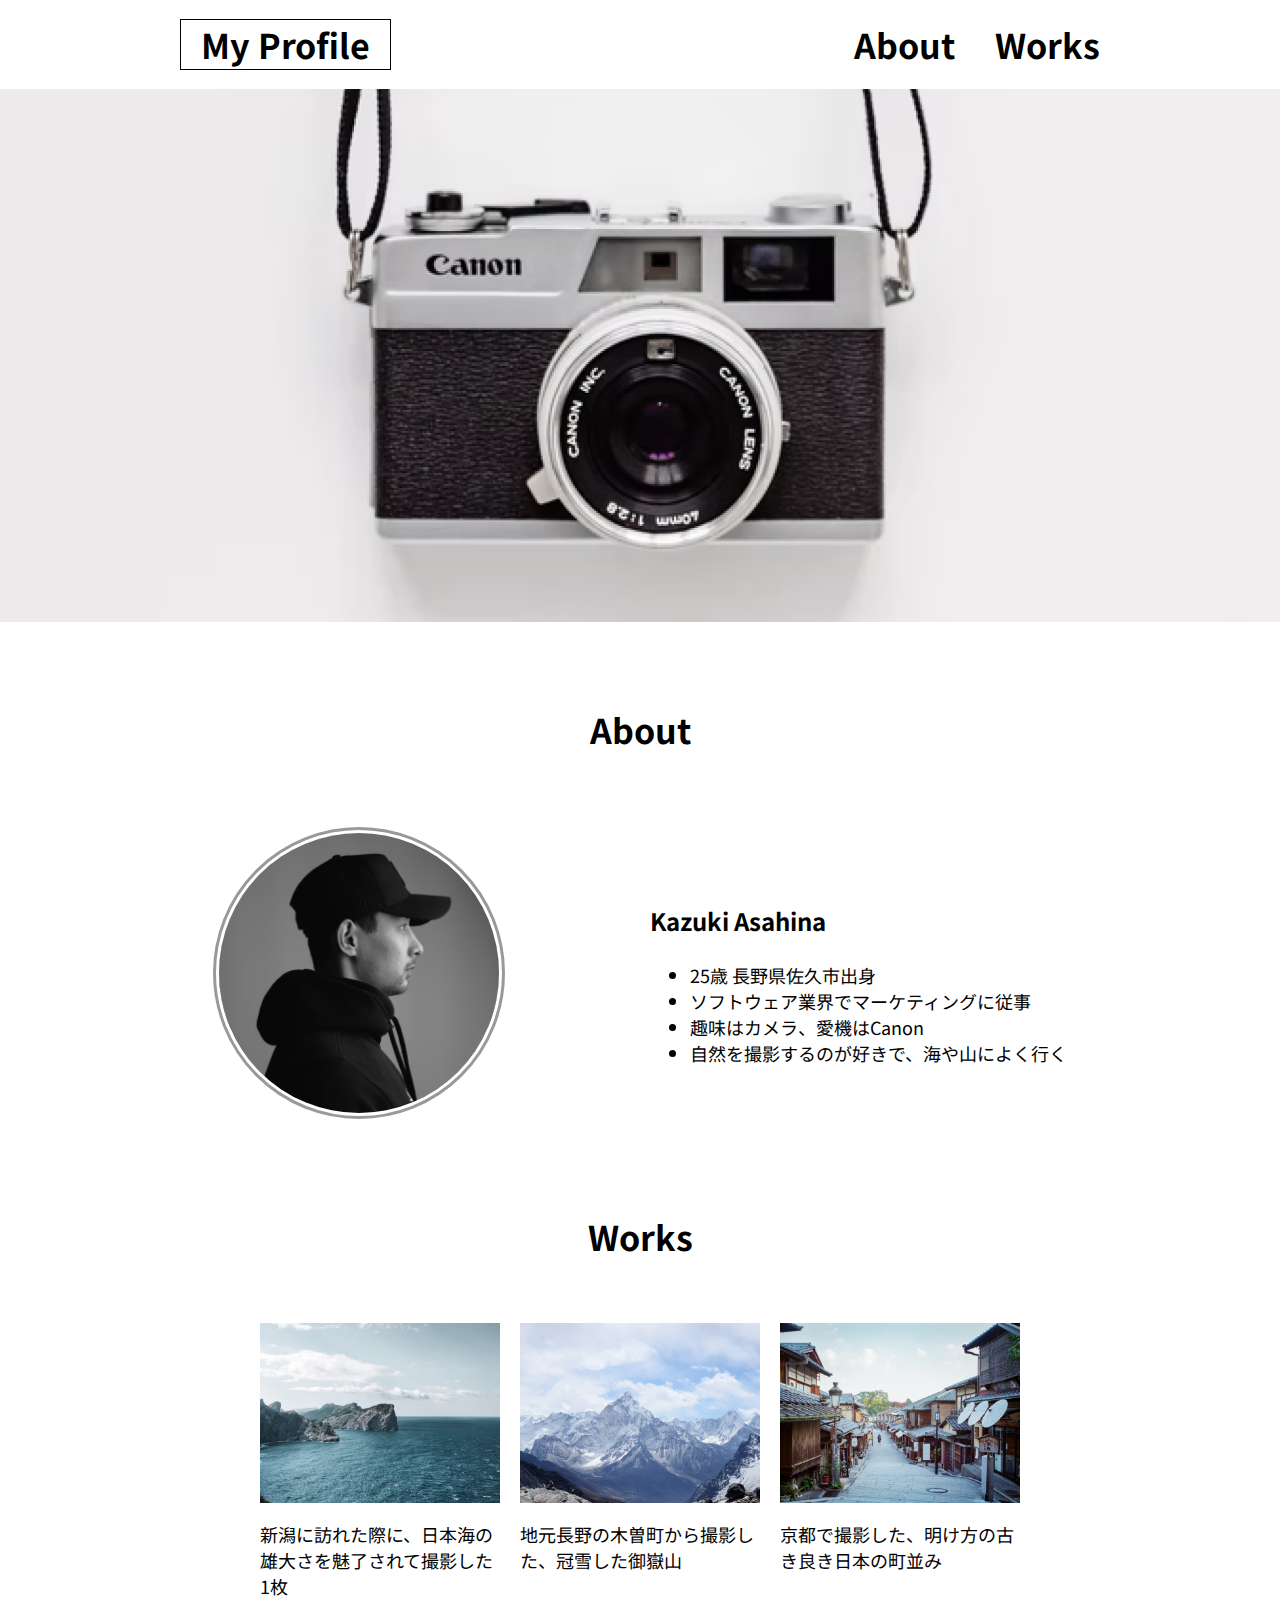
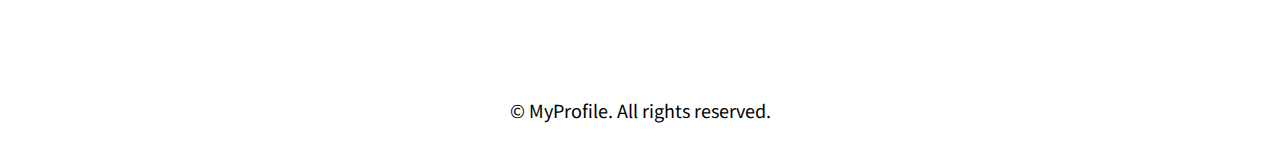
<file: HTML_CSS発展編_ソースコード/index.html>
<!DOCTYPE html>
<html>

<head>
  <meta charset="UTF-8">
  <meta http-equiv="X-UA-Compatible">
  <meta name="viewport" content="width=device-width, initial-scale=1.0">
  <meta name="description" content="Kazuki Asahinaの自己紹介と趣味のカメラで撮影した写真を掲載しているサイトです。" />
  <title>MyProfile</title>

  <link rel="stylesheet" href="css/style.css">

  <link rel="preconnect" href="https://fonts.googleapis.com">
  <link rel="preconnect" href="https://fonts.gstatic.com" crossorigin>
  <link href="https://fonts.googleapis.com/css2?family=Noto+Sans+JP&display=swap" rel="stylesheet">

</head>

<body>
  <!-- ナビゲーションメニュー -->
  <header>
    <nav>
      <div>
        <a href="#index.html" class="home">My Profile</a>
      </div>
      <div class="menu">
        <a href="#about">About</a>
        <a href="#works">Works</a>
      </div>
    </nav>
  </header>
  <main>
    <article>
      <!-- メイン画像 -->
      <div>
        <img src="image/main.png" alt="CanonのCamera" class="mainpic">
      </div>

      <!-- About -->
      <h1 id="about">About</h1>
      <section class="about">
        <img src="image/about.png" alt="Kazuki Asahina" class="circle">
        <div class="content">
          <p class="name">Kazuki Asahina</p>
          <ul>
            <li>25歳 長野県佐久市出身</li>
            <li>ソフトウェア業界でマーケティングに従事</li>
            <li>趣味はカメラ、愛機はCanon</li>
            <li>自然を撮影するのが好きで、海や山によく行く</li>
          </ul>
        </div>
      </section>

      <!-- Works -->
      <h1 id="works">Works</h1>
      <section class="works">
        <div class="item">
          <img src="image/works1.png" alt="日本海">
          <p>新潟に訪れた際に、日本海の雄大さを魅了されて撮影した1枚</p>
        </div>

        <!-- 左右に隙間を開けるために、"item_center"クラスを付与 -->
        <div class="item item_center">
          <img src="image/works2.png" alt="冠雪した御嶽山">
          <p>地元長野の木曽町から撮影した、冠雪した御嶽山</p>
        </div>

        <div class="item">
          <img src="image/works3.png" alt="京都の街並み">
          <p>京都で撮影した、明け方の古き良き日本の町並み</p>
        </div>
      </section>
    </article>
  </main>
  <!-- フッター -->
  <footer>
    <p>&copy; MyProfile. All rights reserved.</p>
  </footer>
</body>

</html>
</file>
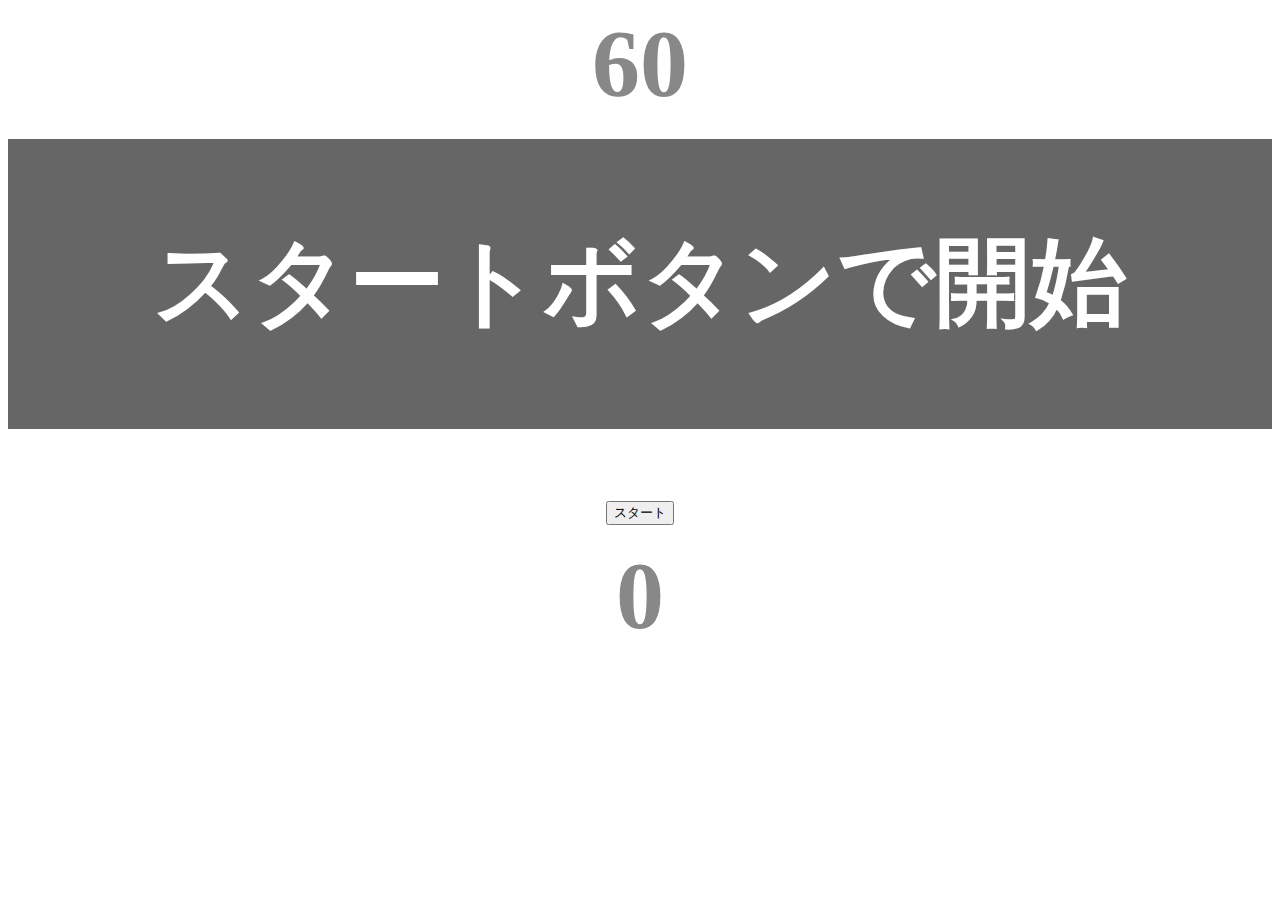
<file: kadai_001/index.html>
<!DOCTYPE html>
<html lang="ja">
  <head>
    <title>タイピングゲーム</title>
    <meta charset="UTF-8" />
    <meta name="viewport" content="width=device-width, initial-scale=1.0" />
    <meta name="description" content="【JavaScript応用編】簡易的なタイピングゲームです。">
    <link rel="stylesheet" href="style.css" />
  </head>
  <body>
    <p id="count" class="count">60</p>
    <div id="wrap" class="wrap">
      <span id="typed" class="typed"></span><span id="untyped"></span>
    </div>
    <button id="start">スタート</button>
    <div id="typedScore" class="count">0</div>
    <script type="text/javascript" src="main.js"></script>
  </body>
</html>
</file>
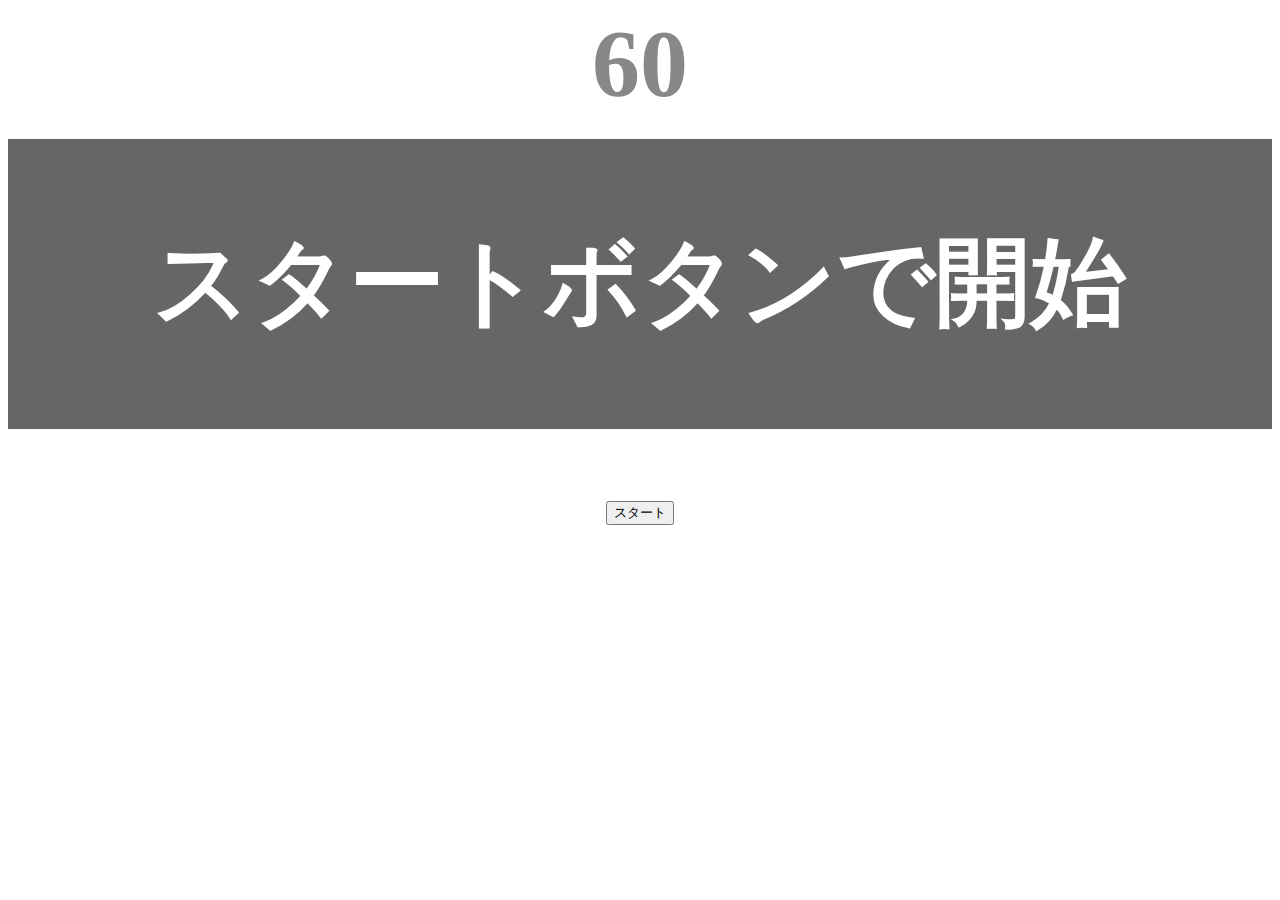
<file: kadai_002/index.html>
<!DOCTYPE html>
<html lang="ja">
  <head>
    <title>タイピングゲーム</title>
    <meta charset="UTF-8" />
    <meta name="viewport" content="width=device-width, initial-scale=1.0" />
    <meta name="description" content="【JavaScript応用編】簡易的なタイピングゲームです。">
    <link rel="stylesheet" href="style.css" />
  </head>
  <body>
    <p id="count" class="count">60</p>
    <div id="wrap" class="wrap">
      <span id="typed" class="typed"></span><span id="untyped"></span>
    </div>
    <button id="start">スタート</button>
    <div id="typedScore" class="count" style="display: none;">0</div>
    <script type="text/javascript" src="main.js"></script>
  </body>
</html>
</file>
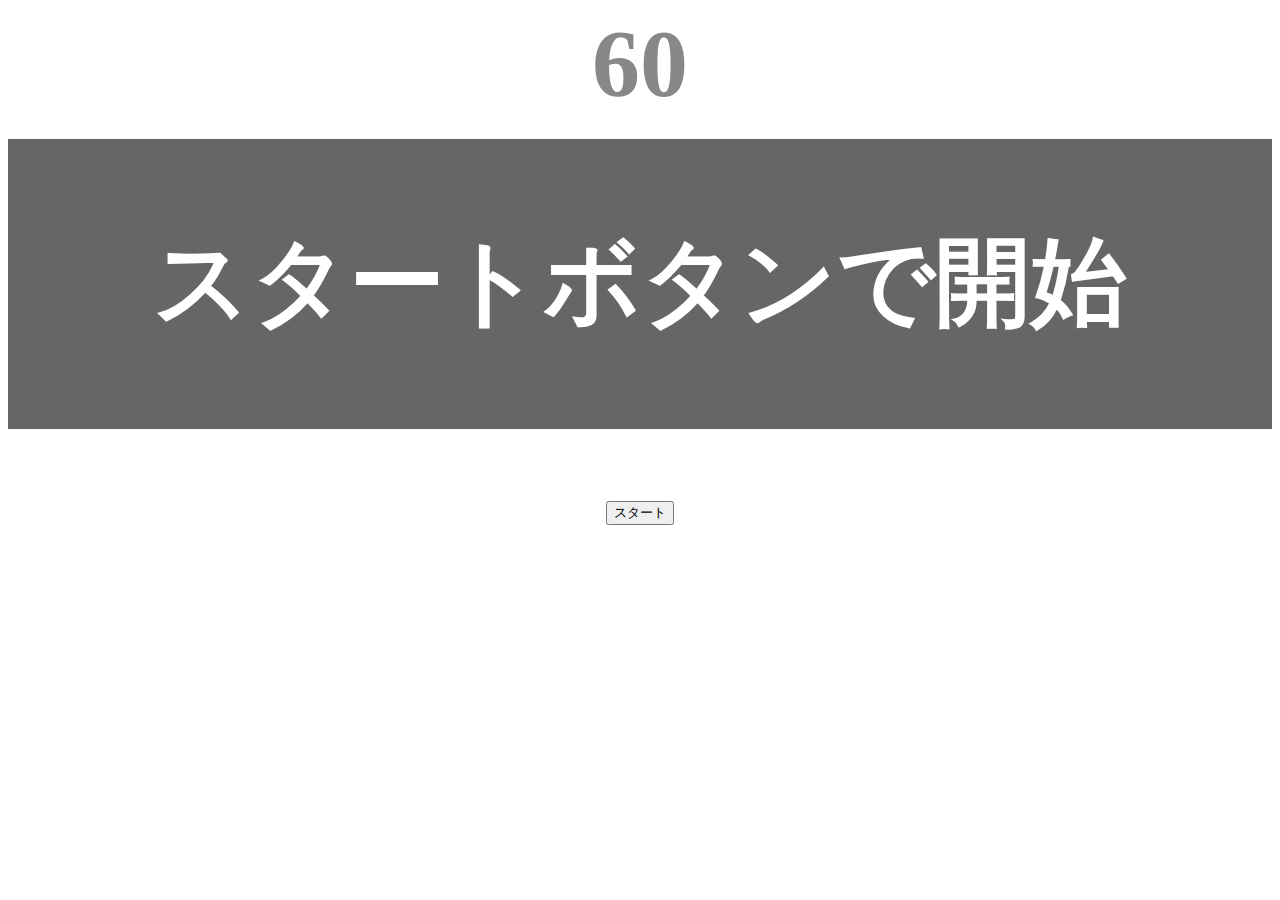
<file: kadai_tutorial_output/index.html>
<!DOCTYPE html>
<html lang="ja">
  <head>
    <title>タイピングゲーム</title>
    <meta charset="UTF-8" />
    <meta name="viewport" content="width=device-width, initial-scale=1.0" />
    <meta name="description" content="【JavaScript応用編】簡易的なタイピングゲームです。">
    <link rel="stylesheet" href="style.css" />
  </head>
  <body>
    <p id="count" class="count">60</p>
    <div id="wrap" class="wrap">
      <span id="typed" class="typed"></span><span id="untyped"></span>
    </div>
    <button id="start">スタート</button>
    <script type="text/javascript" src="main.js"></script>
  </body>
</html>
</file>
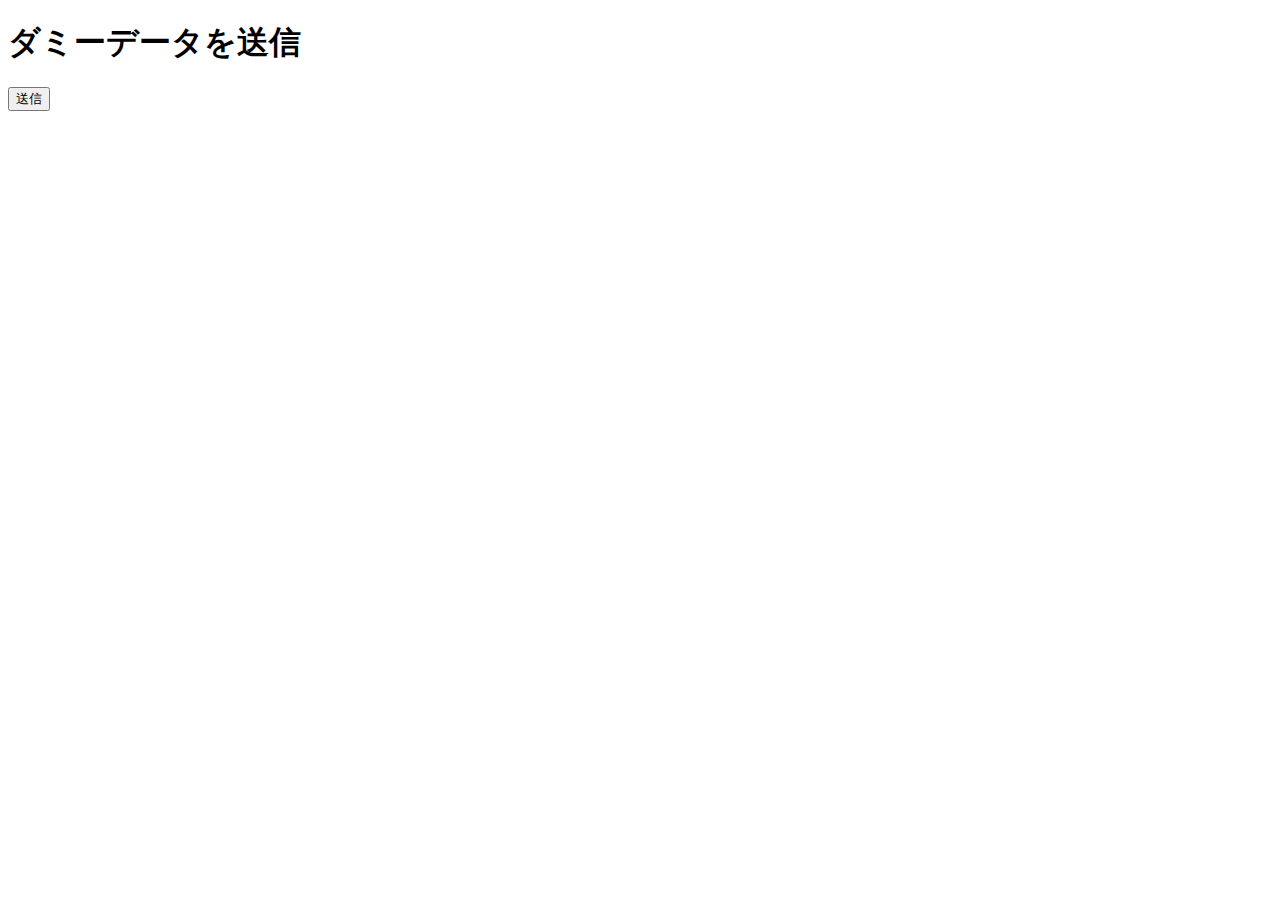
<file: ajax/ajax.html>
<!DOCTYPE html>
<html lang="ja">
  <head>
    <meta charset="UTF-8" />
    <title>Ajax</title>
  </head>

  <body>
    <h1>ダミーデータを送信</h1>
    <button id="ajax-btn">送信</button>
    <script src="js/ajax.js"></script>
  </body>
</html>
</file>
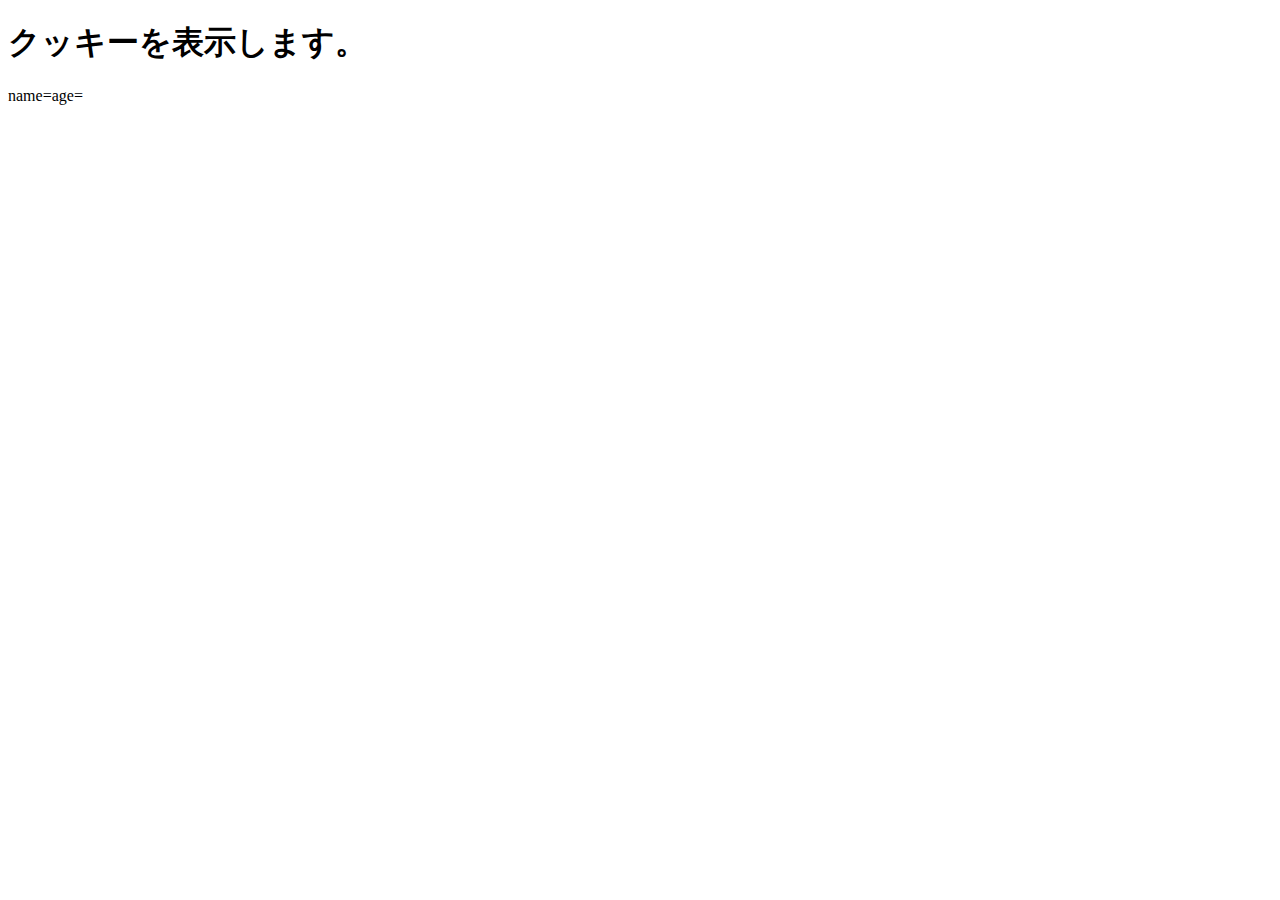
<file: javascript-basic/cookie.html>
<!DOCTYPE html>
<html lang="ja">

<head>
    <meta charset="UTF-8">
    <title>JavaScript基礎編</title>
</head>

<body>
    <h1>クッキーを表示します。</h1>
    <div id="output"></div>
    <script src="js/cookie.js"></script>
</body>
</html>
</file>
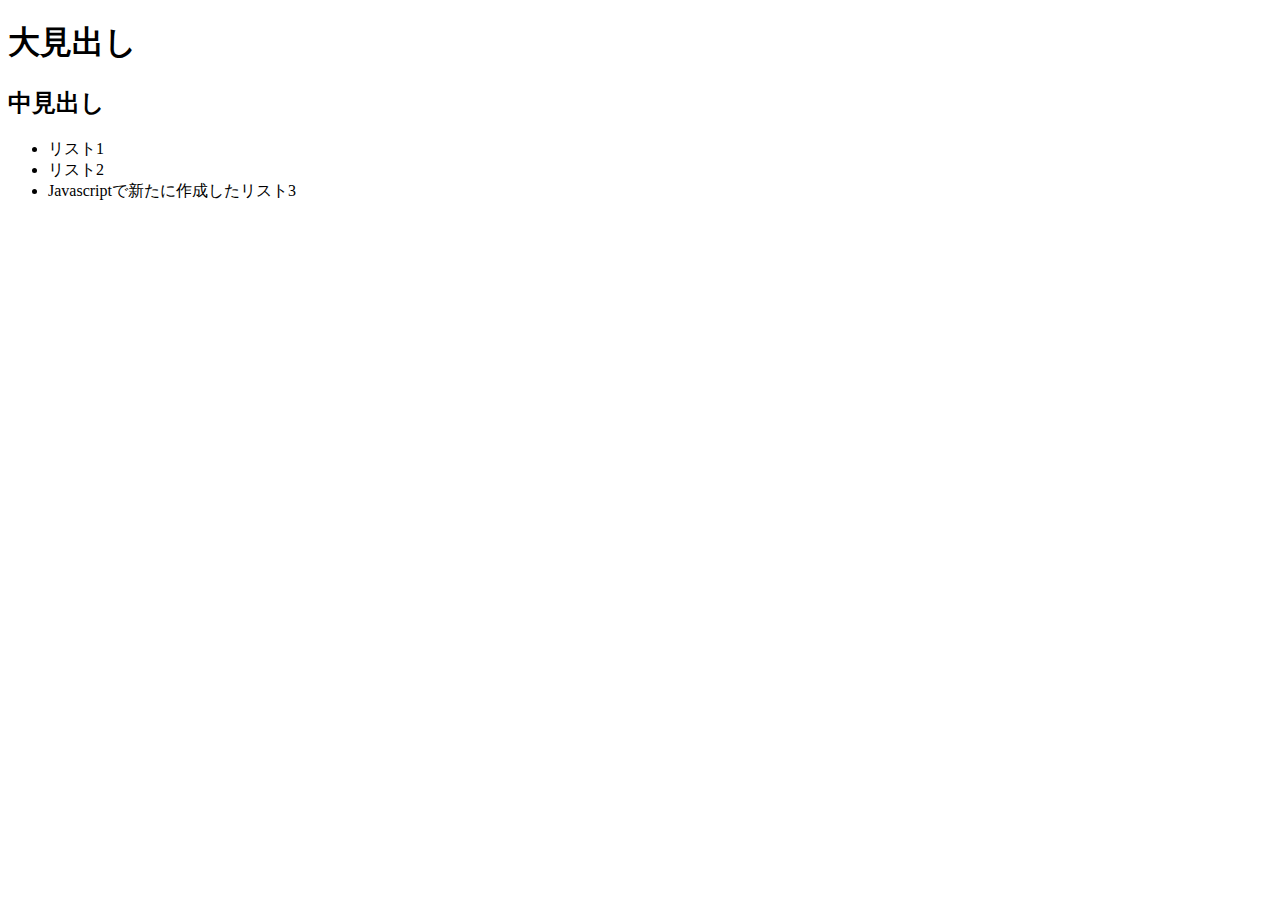
<file: javascript-basic/dom.html>
<!DOCTYPE html>
<html lang="ja">
  <head>
    <meta charset="UTF-8" />
    <title>DOM操作</title>
  </head>

  <body>
    <h1 id="first-heading" class="heading">大見出し</h1>
    <h2 id="second-heading" class="heading">中見出し</h2>
    <ul>
      <li id="first-list" class="list">リスト1</li>
      <li id="second-list" class="list">リスト2</li>
    </ul>
    <script src="js/dom.js"></script>
  </body>
</html>
</file>
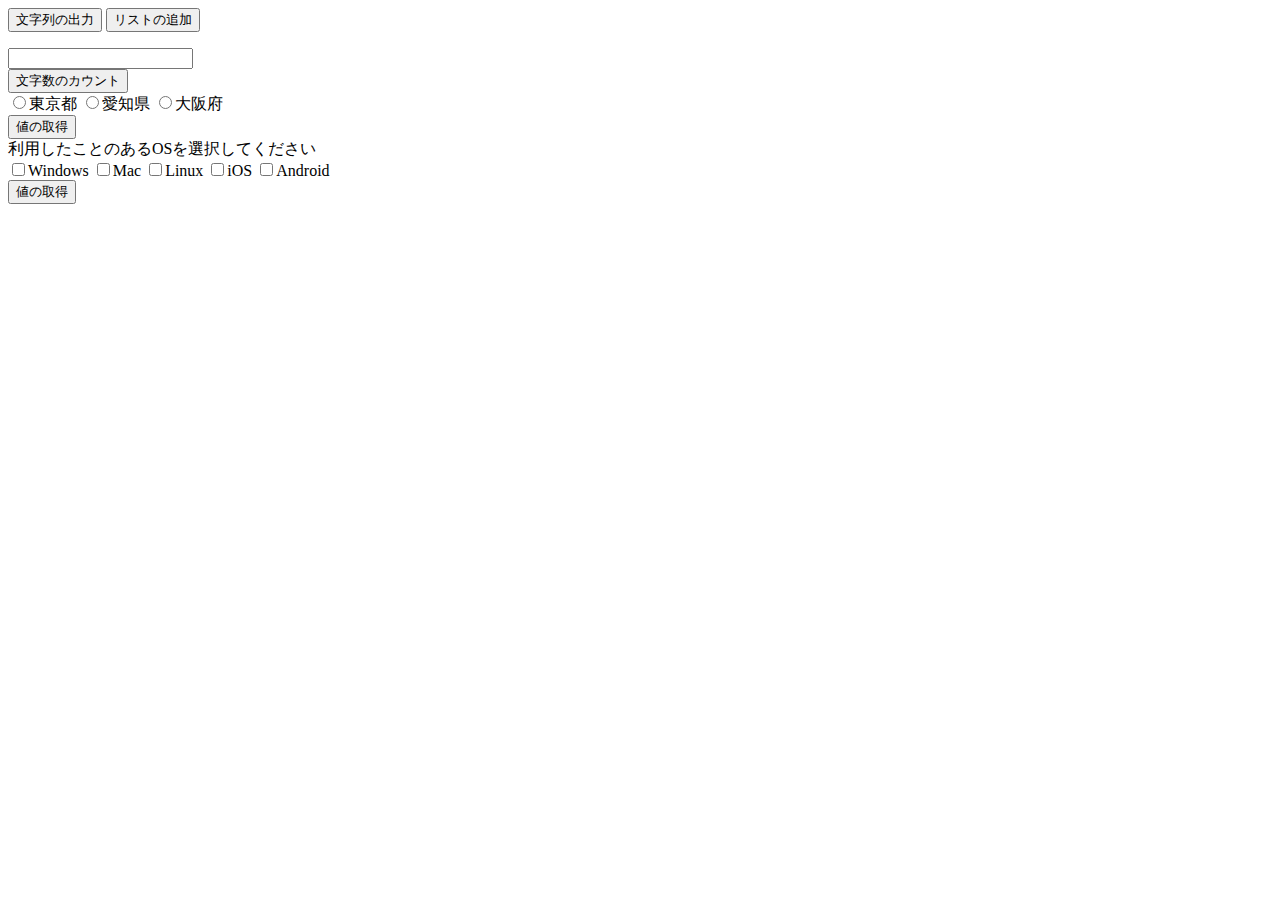
<file: javascript-basic/event.html>
<!DOCTYPE html>
<html lang="ja">
  <head>
    <meta charset="UTF-8" />
    <title>イベント処理</title>
  </head>

  <body>
    <button id="output-btn">文字列の出力</button>

    <button id="add-btn">リストの追加</button>
    <ul id="parent-list"></ul>

    <form name="textForm">
      <input type="text" name="textBox">
    </form>
    <button id="count-btn">文字数のカウント</button>

    <form name="areaForm">
      <input type="radio" name="area" value="tokyo">東京都
      <input type="radio" name="area" value="aichi">愛知県
      <input type="radio" name="area" value="osaka">大阪府
    </form>
    <button id="area-btn">値の取得</button>

    <form name="osForm">
      <label>利用したことのあるOSを選択してください</label><br>
      <input type="checkbox" name="os" value="windows">Windows
      <input type="checkbox" name="os" value="mac">Mac
      <input type="checkbox" name="os" value="linux">Linux
      <input type="checkbox" name="os" value="ios">iOS
      <input type="checkbox" name="os" value="android">Android
    </form>
    <button id="os-btn">値の取得</button>

    <script src="js/event.js"></script>
    
  </body>
</html>
</file>
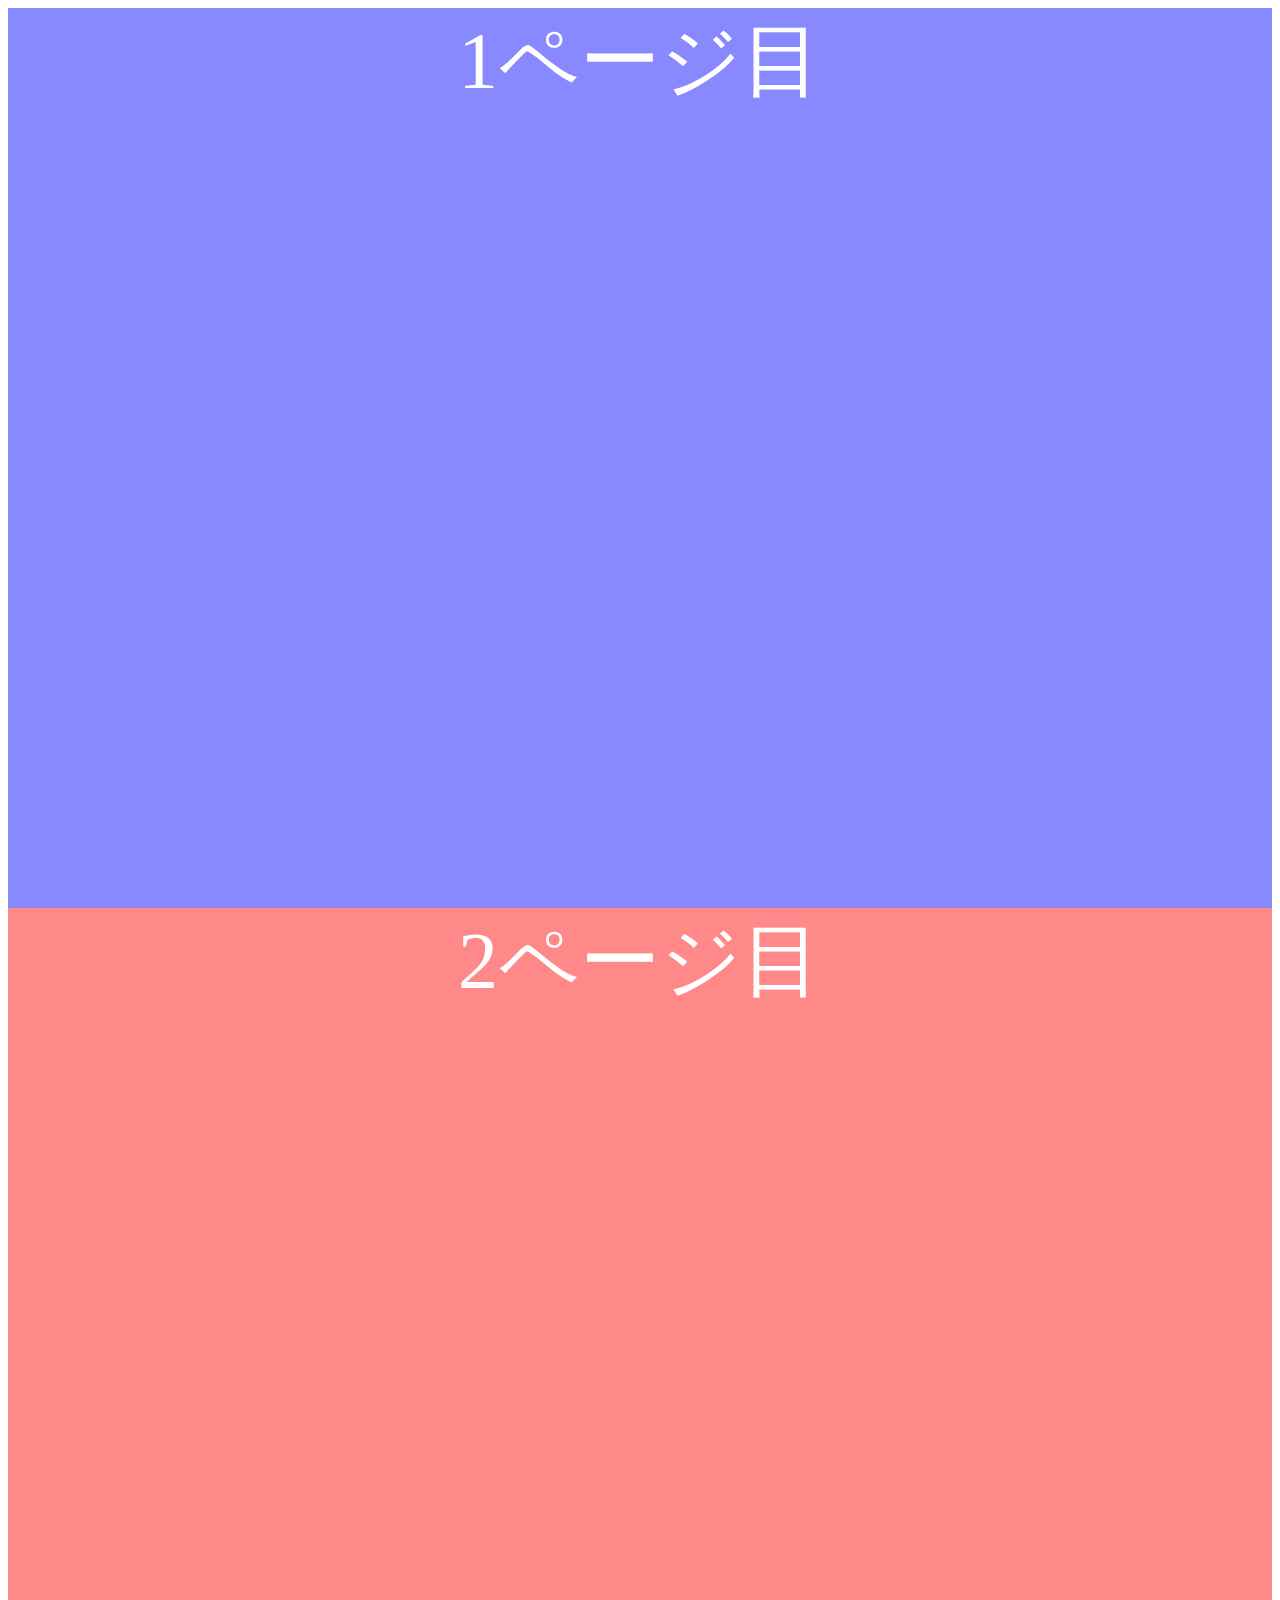
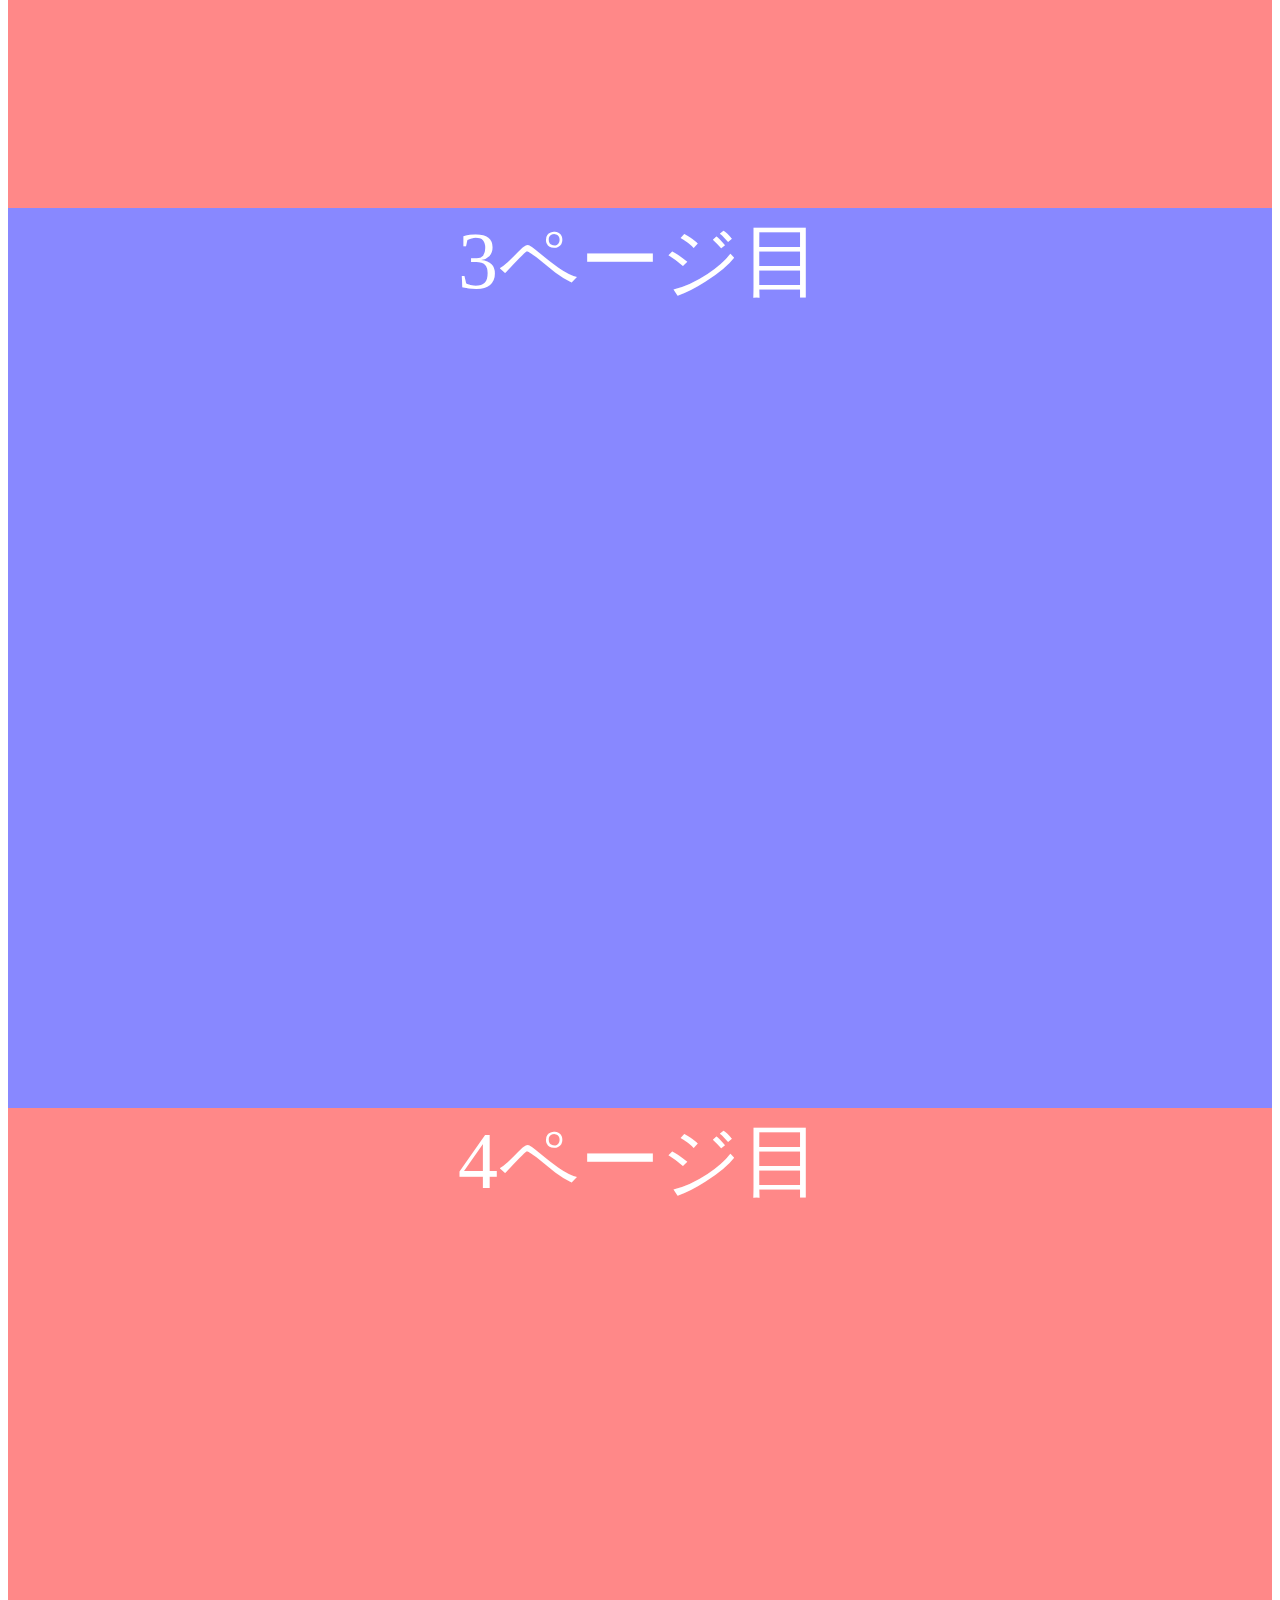
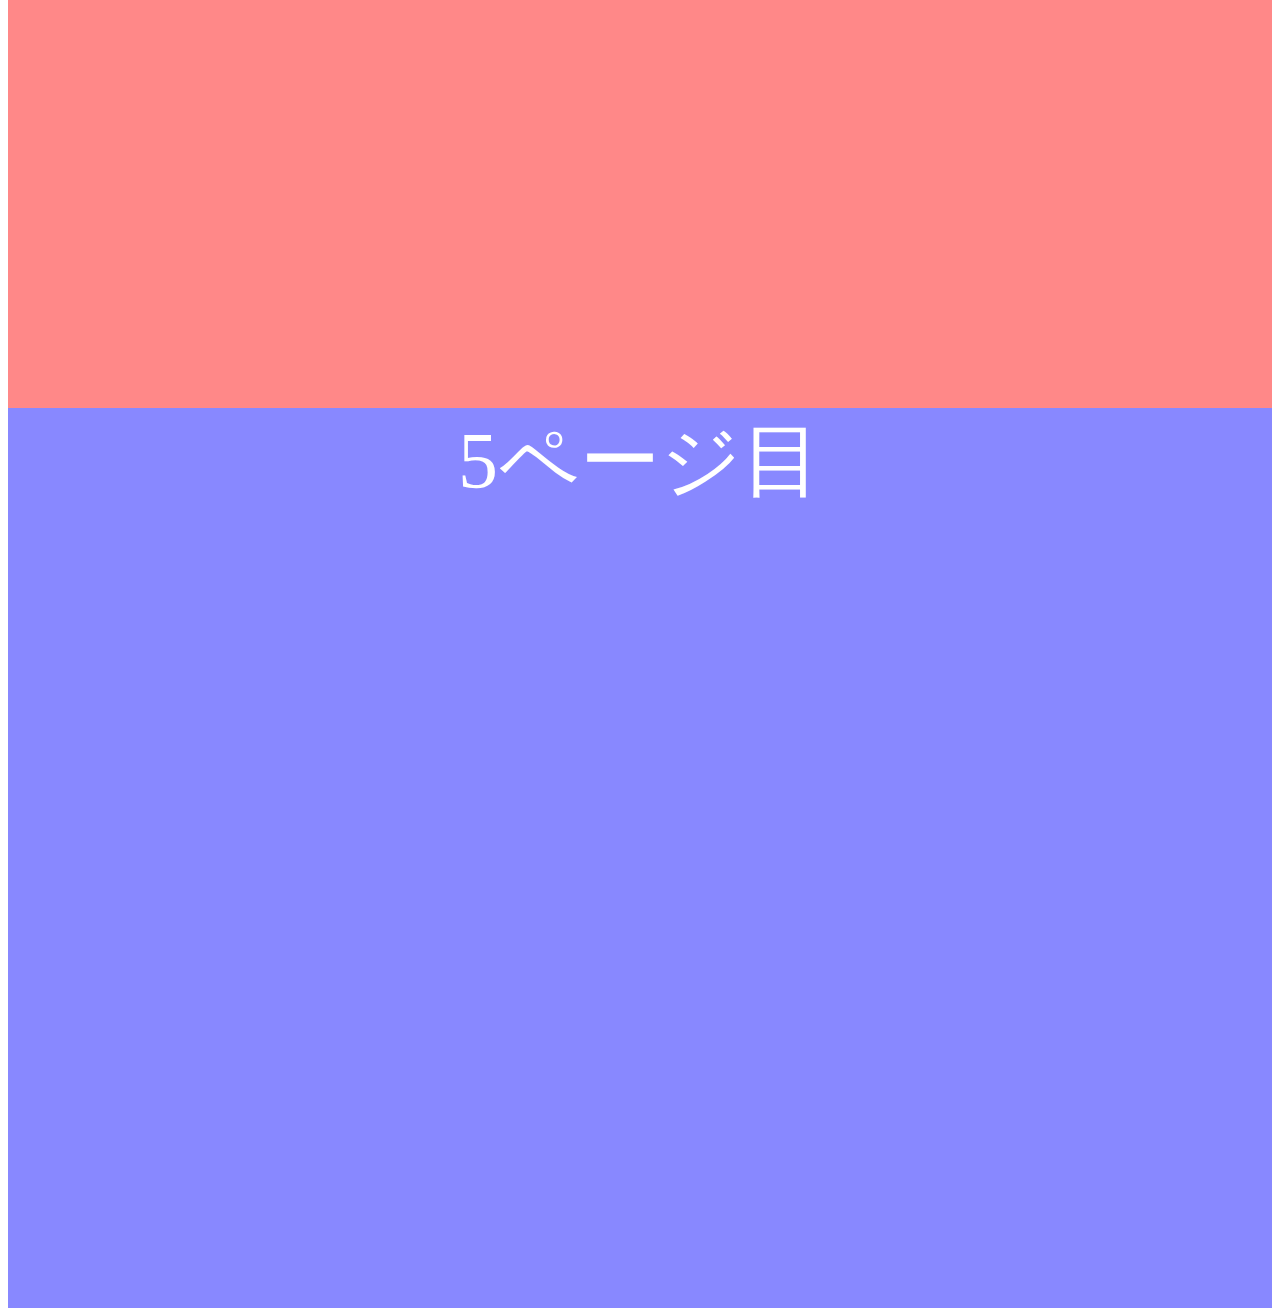
<file: javascript-basic/scroll.html>
<!DOCTYPE html>
<html lang="ja">

<head>
  <meta charset="UTF-8">
  <title>イベント処理（スクロール）</title>
  <link rel="stylesheet" href="css/scroll.css">
</head>

<body>
  <div class="blue-screen">1ページ目</div>
  <div class="red-screen">2ページ目</div>
  <div class="blue-screen">3ページ目</div>
  <div class="red-screen">4ページ目</div>
  <div class="blue-screen">5ページ目</div>
  <a id="back-btn" href="#">TOPに戻る</a>

  <script src="js/scroll.js"></script>
</body>
</html>
</file>
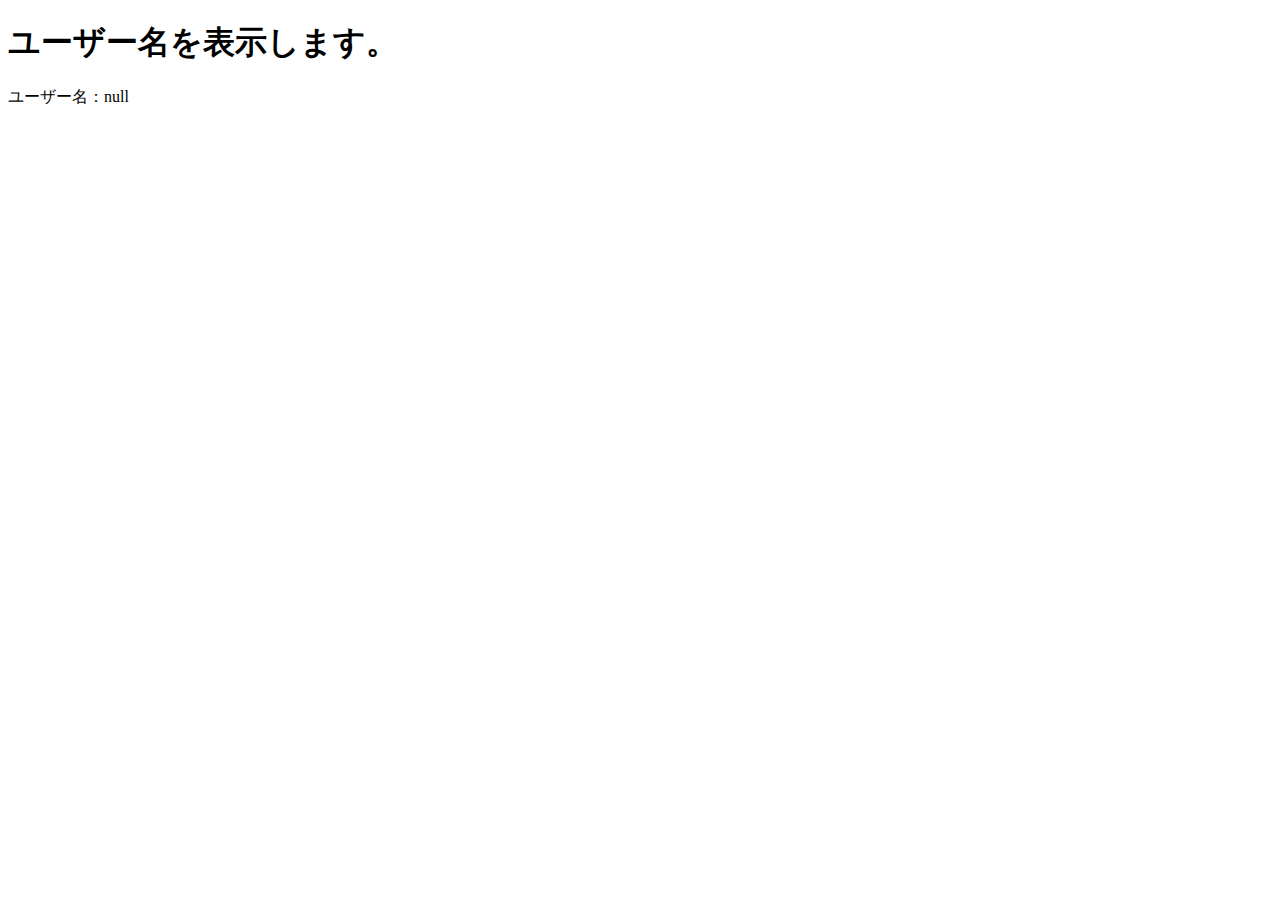
<file: javascript-basic/session_get.html>
<!DOCTYPE html>
<html lang="ja">

<head>
    <meta charset="UTF-8">
    <title>JavaScript基礎編</title>
</head>

<body>
    <h1>ユーザー名を表示します。</h1>
    <div id="output"></div>

    <script>
        // Session Storageに保存したユーザー名を取得
        const userName = sessionStorage.getItem('userName');
        document.getElementById('output').textContent = 'ユーザー名：' + userName;
    </script>
</body>
</html>
</file>
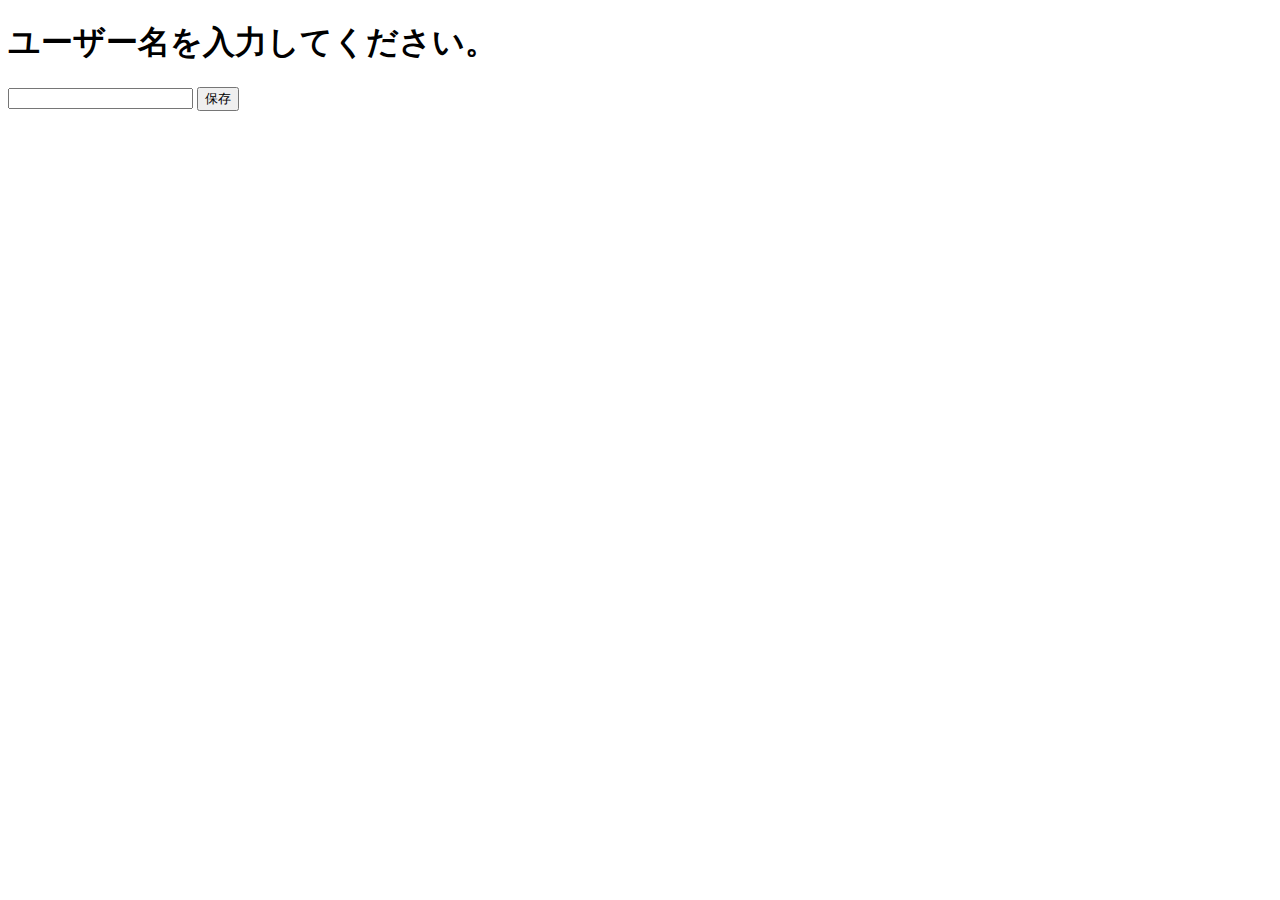
<file: javascript-basic/session_set.html>
<!DOCTYPE html>
<html lang="ja">

<head>
  <meta charset="UTF-8" />
  <title>JavaScript基礎編</title>
</head>

<body>
  <h1>ユーザー名を入力してください。</h1>
  <input type="text" id="userNameInput" />
  <button id="save-btn">保存</button>

  <script>
    const button = document.getElementById('save-btn');
    button.addEventListener('click',() => {
      const userName = document.getElementById('userNameInput').value;
      sessionStorage.setItem('userName', userName);
      location.href = 'session_get.html';
    });
  </script>
</body>
</html>
</file>
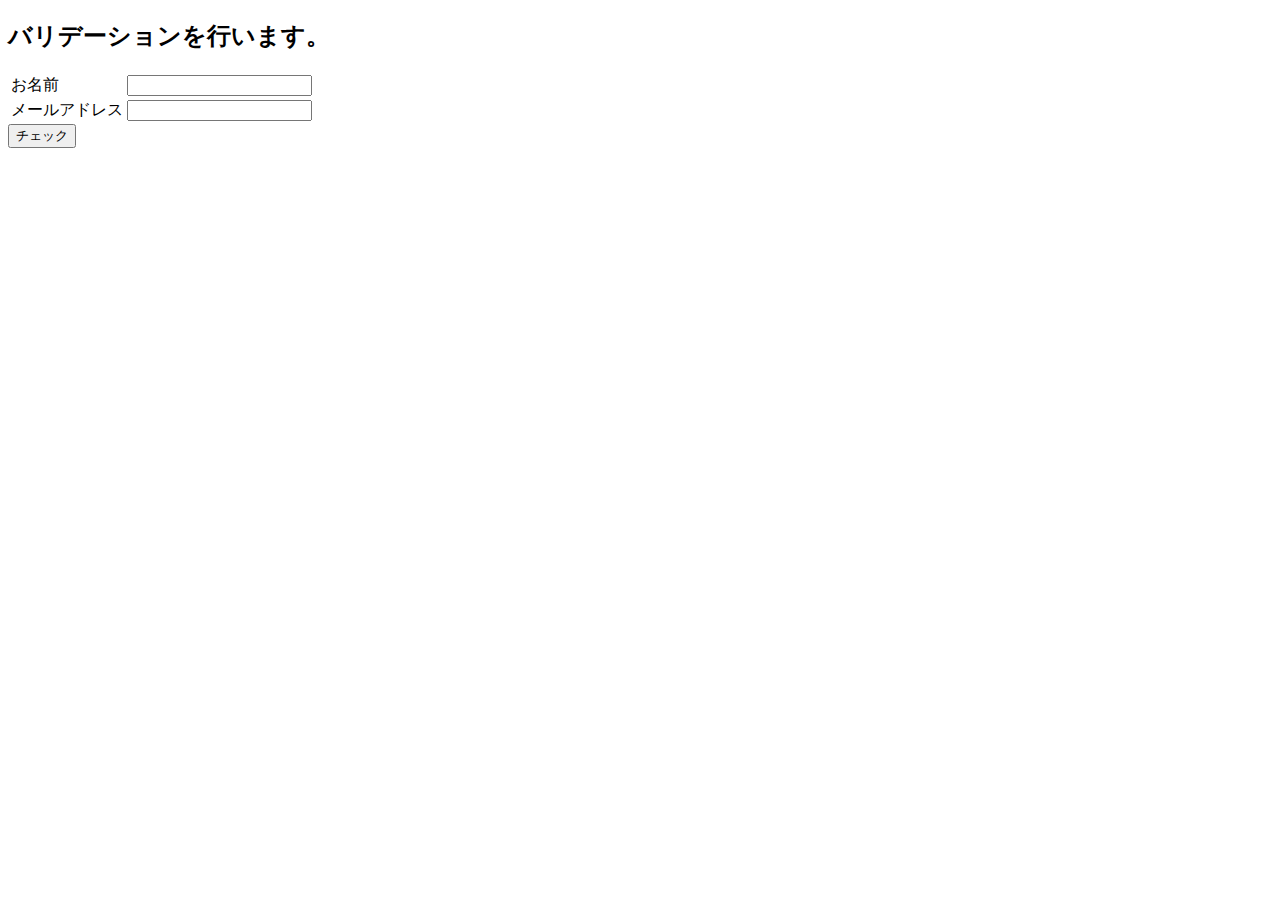
<file: javascript-basic/validation.html>
<!DOCTYPE html>
<html lang="ja">

<head>
    <meta charset="UTF-8">
    <title>JavaScript基礎編</title>
</head>

<body>
    <h2>バリデーションを行います。</h2>
    <form id="validationForm">
        <table>
            <tr>
                <td>お名前</td>
                <td>
                    <input type="text" id="name">
                </td>
            </tr>
            <tr>
                <td>メールアドレス</td>
                <td>
                    <input type="text" id="email">
                </td>
            </tr>
        </table>

        <input type="button" id="check-btn" value="チェック" >
        <div id="output" style="color: red;"></div>
    </form>
    <script src="js/validation.js"></script>
</body>

</html>
</file>
<file: HTML_CSS発展編_ソースコード/css/style.css>
/* bodyの余白をなくす */
body {
    padding: 0px;
    margin: 0px;
}

/* ナビゲーションメニュー */
nav {
    display: flex;
    flex-wrap: wrap;
    justify-content: space-between;
    list-style-type: none;
    margin: 20px auto 20px auto;
    max-width: 960px;
}

nav a {
    width: 300px;
    font-weight: bold;
    text-decoration: none;
    font-size: 34px;
    color: black;
    font-family: "Noto Sans JP", sans-serif;
}

/* ナビゲーションメニューのMyProfileの部分 */
.home {
    border: 1px solid black;
    padding: 0px 20px;
    margin-left: 20px;
}

/* メニューの余白 */
.menu > a {
    margin-left: 20px;
    margin-right: 20px;
}

/* 名前 */
.name {
    font-size: 24px;
    font-weight: bold;
}

h1 {
    padding-top: 60px;
    padding-bottom: 40px;
    text-align: center;
    font-size: 34px;
    font-family: "Noto Sans JP", sans-serif;
}

p {
    font-size: 18px;
    font-family: "Noto Sans JP", sans-serif;
}

li {
    font-size: 18px;
    font-family: "Noto Sans JP", sans-serif;
}

/* divの 不要な空白を削除 */
div {
    font-size: 0;
}

/* メイン画像 */
.mainpic {
    width: 100%;
    /*height: 400px;*/
}

img {
    margin: 0 auto;
    text-align: center;
    max-width: 100%;
}

/* About */
.about {
    padding: 10px;
    display: flex;
    flex-wrap: wrap;
    align-items: center;
    margin: 20px auto 20px auto;
    max-width: 960px;
}

/* 丸く切り取る画像 */
.circle {
    border-radius: 50%;
    width: 280px;
    height: 280px;
    object-fit: cover;
    border: 3px solid #999;
    padding: 3px;
}

/* プロフィールの説明部分 */
.content {
    margin: 0 auto;
    padding-left: 40px;
}

/* Works */
.works {
    display: flex;
    flex-wrap: wrap;
    justify-content: center;
    margin: 20px auto 20px auto;
    max-width: 960px;
}

/* Worksの画像と説明部分 */
.item {
    padding-bottom: 60px;
    width: 25%;
}

/* Worksの画像と説明部分（2個目） */
.item_center {
    padding-right: 20px;
    padding-left: 20px;
}

/* フッター */
footer p {
    text-align: center;
    padding-bottom: 20px;
    font-family: "Noto Sans JP", sans-serif;
}

/* 横幅が767pxまでの場合 */
@media (max-width: 767px) {
    .item {
        width: 100%;
        text-align: center;
        padding-bottom: 40px;
    }
}
</file>
<file: kadai_001/style.css>
body {
  font-size: 6em;
  text-align: center;
}

.count {
  margin: 0;
  font-weight: bold;
  color: #888;
}

.wrap {
  margin-top: 20px;
  padding: 80px 40px;
  background-color: #666;
  font-weight: bold;
  color: #fff;
}

.typed {
  color: lightgreen;
}

.mistyped {
  background-color: red;
}
</file>
<file: kadai_002/style.css>
body {
  font-size: 6em;
  text-align: center;
}

.count {
  margin: 0;
  font-weight: bold;
  color: #888;
}

.wrap {
  margin-top: 20px;
  padding: 80px 40px;
  background-color: #666;
  font-weight: bold;
  color: #fff;
}

.typed {
  color: lightgreen;
}

.mistyped {
  background-color: red;
}
</file>
<file: kadai_tutorial_output/style.css>
body {
  font-size: 6em;
  text-align: center;
}

.count {
  margin: 0;
  font-weight: bold;
  color: #888;
}

.wrap {
  margin-top: 20px;
  padding: 80px 40px;
  background-color: #666;
  font-weight: bold;
  color: #fff;
}

.typed {
  color: lightgreen;
}

.mistyped {
  background-color: red;
}
</file>
<file: javascript-basic/css/scroll.css>
.blue-screen {
  height: 100vh;
  color: #fff;
  font-size: 5em;
  text-align: center;
  background-color: #88f;
}

.red-screen {
  height: 100vh;
  color: #fff;
  font-size: 5em;
  text-align: center;
  background-color: #f88;
}

#back-btn {
  display: none;

  padding: 40px 10px;
  background-color: #fff;
  color: #000;
  text-decoration: none;
  border-radius: 50%;

  position: fixed;
  bottom: 10px;
  right: 10px;
}
</file>
